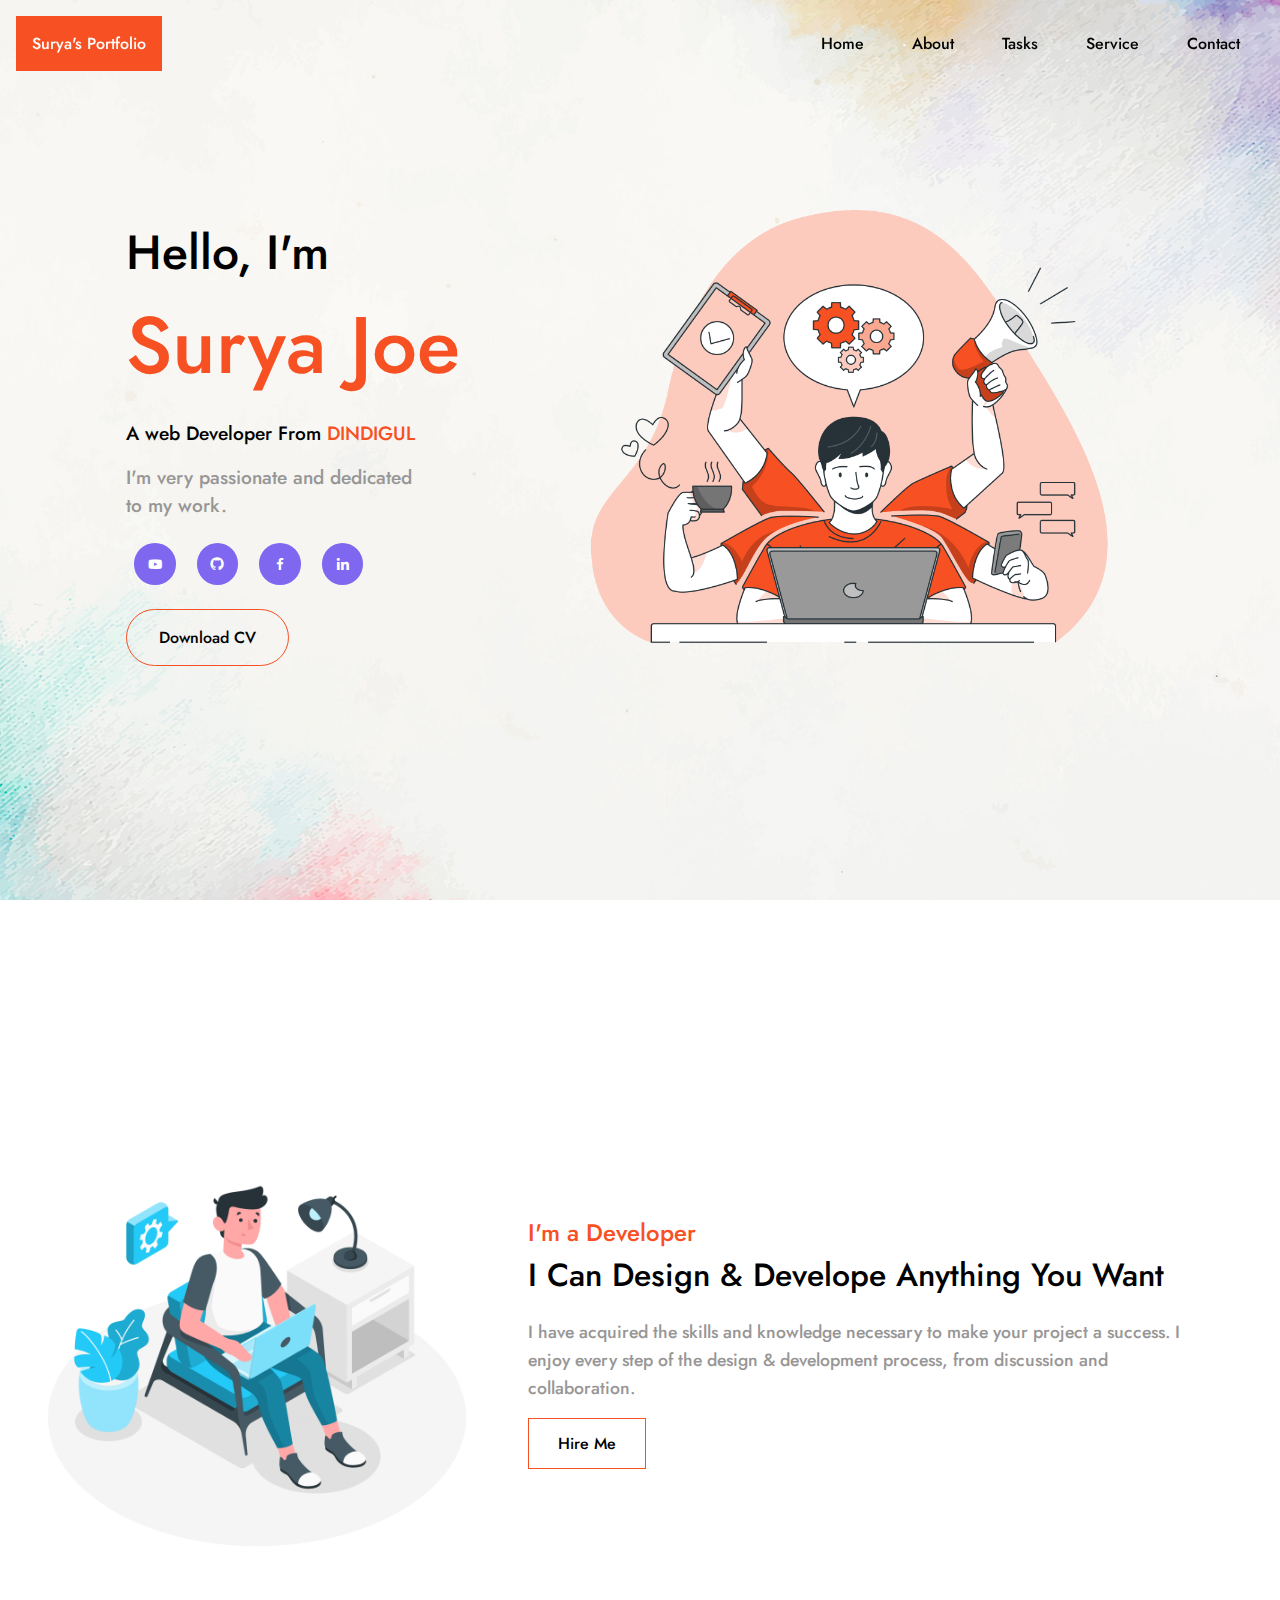
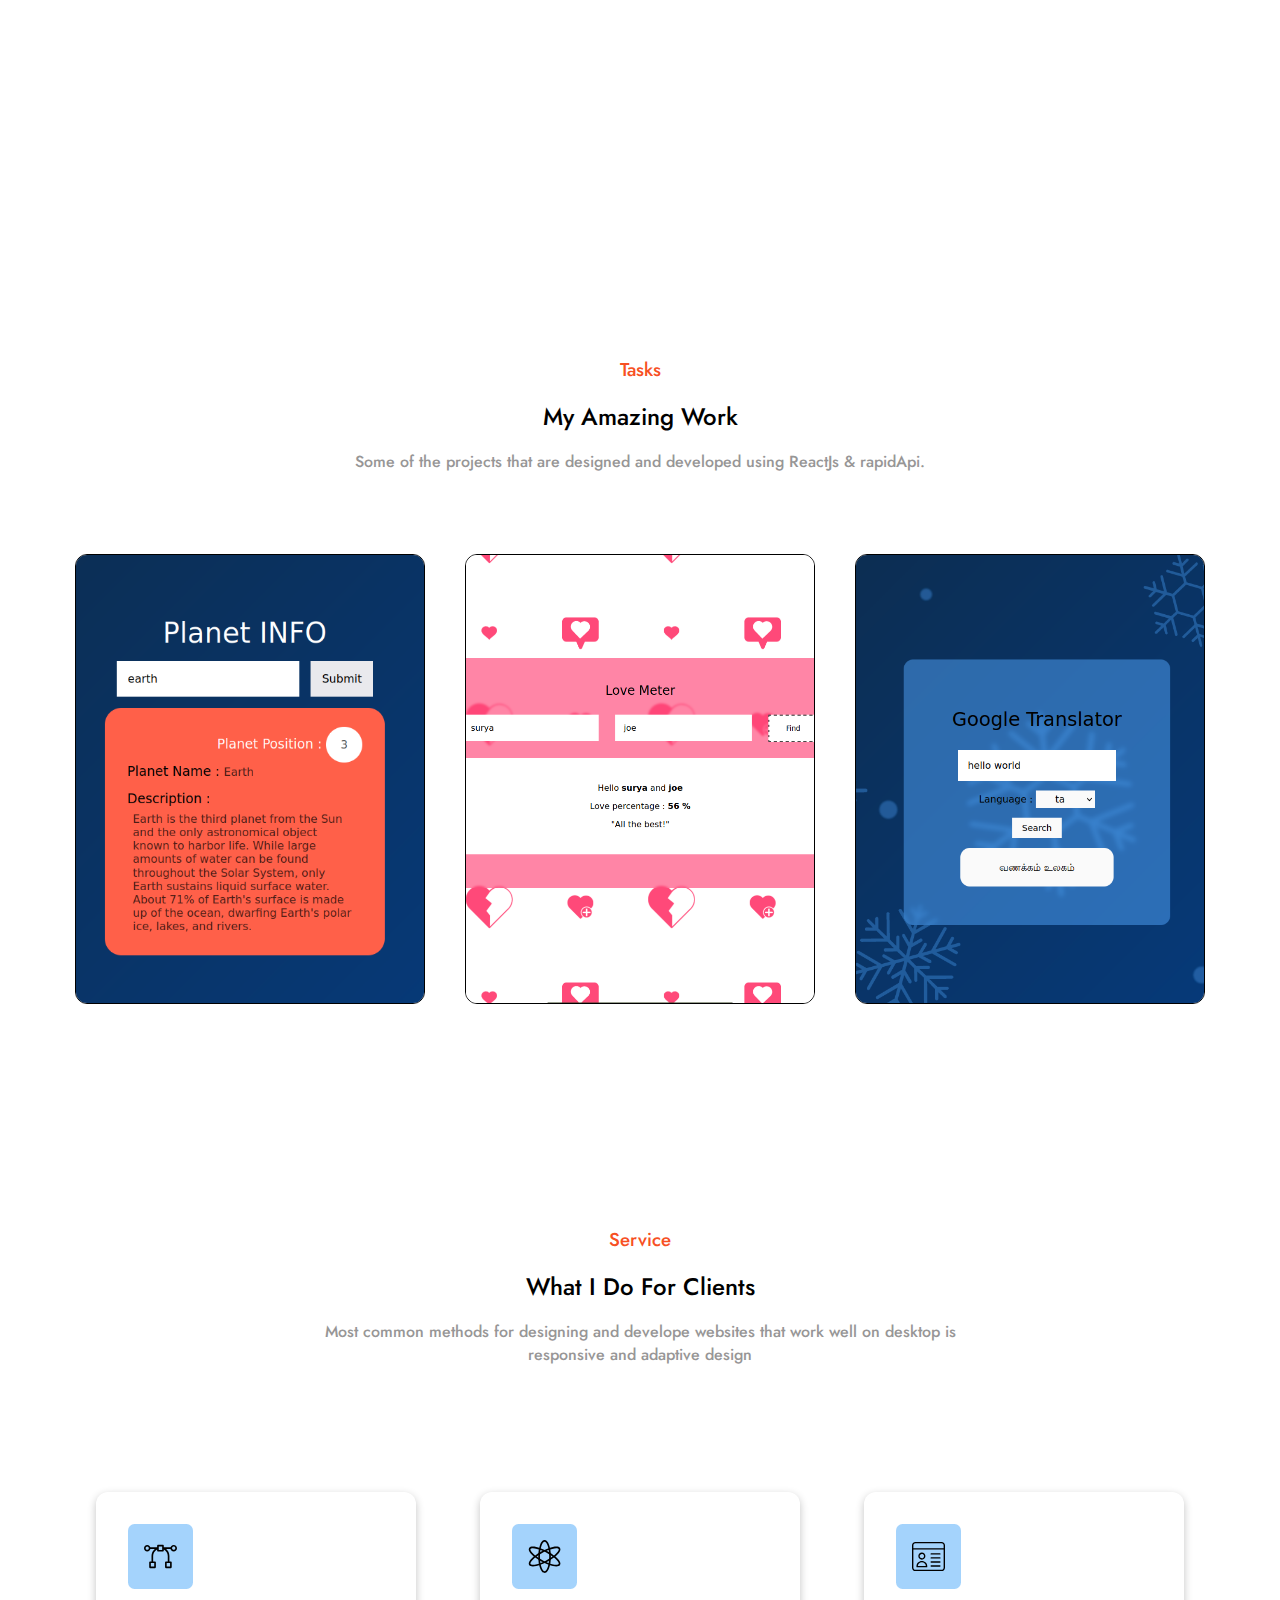
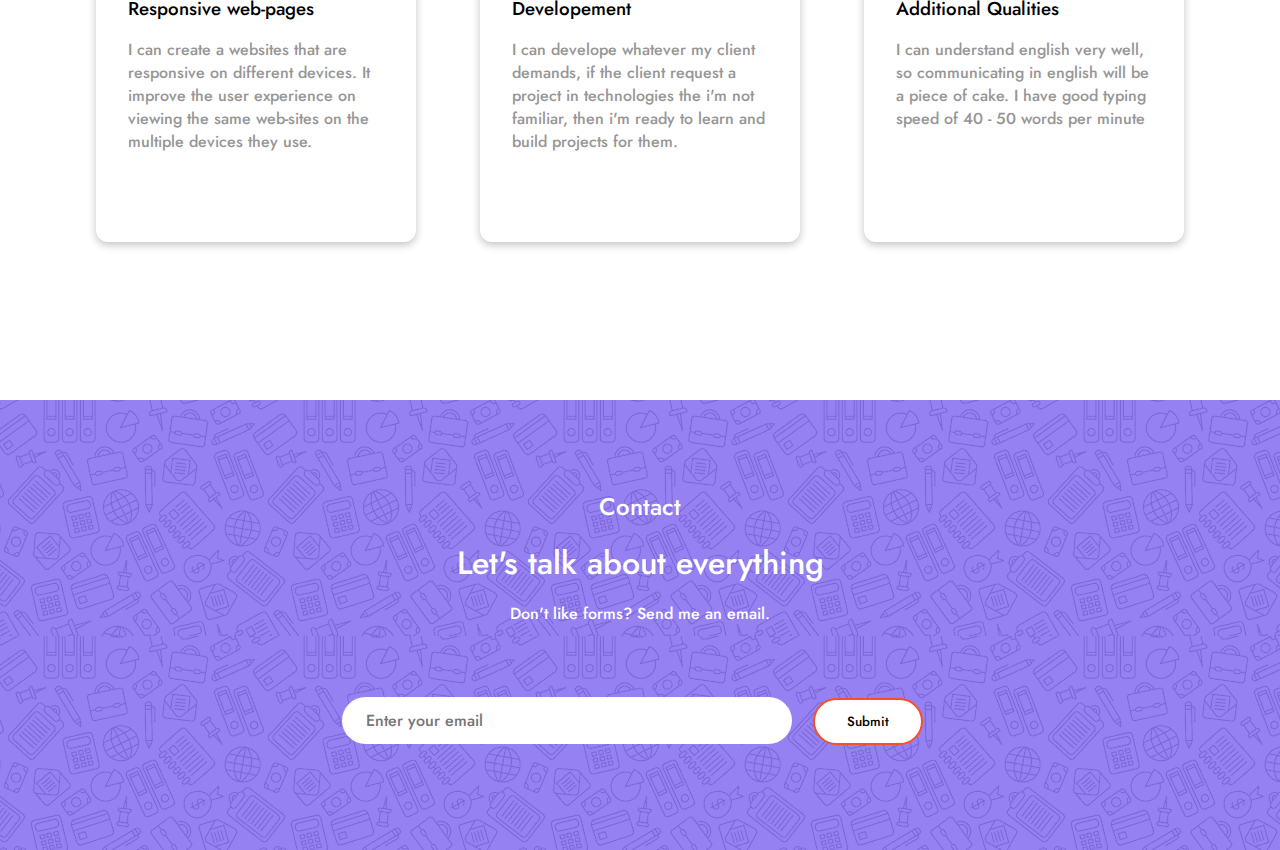
<file: suryaPortfolioCss/index.html>
<!DOCTYPE html>
<html lang="en">
<head>
    <meta charset="UTF-8">
    <meta http-equiv="X-UA-Compatible" content="IE=edge">
    <meta name="viewport" content="width=device-width, initial-scale=1.0">
    <title>Surya's Portfolio</title>
    <!-- Stylesheet  -->
    <link rel="stylesheet" href="./style.css">

    <!-- Box-icons -->
    <link rel="stylesheet" href="https://unpkg.com/boxicons@latest/css/boxicons.min.css">

    <!-- Google font(jost) -->
    <link rel="preconnect" href="https://fonts.googleapis.com">
    <link rel="preconnect" href="https://fonts.gstatic.com" crossorigin>
    <link href="https://fonts.googleapis.com/css2?family=Jost:wght@100;200;300;400;500;600;700;800;900&display=swap" rel="stylesheet">
</head>
<body>
    <header>
        <h2>Surya's Portfolio</h2>
        <div class="bx bx-menu"></div>
        <nav class="navlist">
            <a href="#home">Home</a>
            <a href="#about">About</a>
            <a href="#tasks">Tasks</a>
            <a href="#service">Service</a>
            <a href="#contact">Contact</a>
        </nav>
    </header>

    <section class="home" id="home">
        <div class="home-content">
            <h3>Hello, I'm</h3>
            <h1>Surya Joe</h1>
            <h4>A web Developer From<span> DINDIGUL</span></h4>
            <p>I'm very passionate and dedicated <br> to my work.</p>
            <div class="social-media">
                <a href="https://www.youtube.com/channel/UCclpvLvNJ3ue8D6iCFU0Dsw" target="_blank"> <i class="bx bxl-youtube"></i></a>
                <a href="https://github.com/surya-joe" target="_blank"> <i class="bx bxl-github"></i></a>
                <a href="#"> <i class="bx bxl-facebook"></i></a>
                <a href="#"> <i class="bx bxl-linkedin"></i></a>
            </div>
            <a href="https://drive.google.com/drive/u/1/my-drive" target='_blank' id="cv-btn" class="cv-link">Download CV</a>
        </div>
        <div class="home-pic">
            <img src="./assets/images/home.png" alt="home-pic">
        </div>
    </section>

    <section class="about" id="about">
        <div class="about-pic">
            <img src="./assets/images/about.png" alt="about-pic">
        </div>
        <div class="about-content">
            <h3>I'm a Developer</h3>
			<h2>I Can Design & Develope Anything You Want</h2>
			<p>I have acquired the skills and knowledge necessary to make your project a success. I enjoy every step of the design & development process, from discussion and collaboration.</p>
			<a href="#" class="btn">Hire Me</a>
        </div>
    </section>

    <section class="tasks" id="tasks">
        <div class="tasks-header">
            <h3>Tasks</h3>
            <h2>My Amazing Work</h2>
            <p>Some of the projects that are designed and developed using ReactJs & rapidApi.</p>
        </div>

        <div class="card-wrapper">

            <div class="card">
                <img src="./assets/images/planetInfo.png" alt="">
                <div class="card-content">
                    <div class="content-wrapper">
                        <h3>Planet INFO</h3>
                        <p>This project is completed using ReactJs & RapidApi. Using this application we can get deatails about 8 planets in our milkyway</p>
                    </div>
                </div>
            </div>
            
            <div class="card">
                <img src="./assets/images/love-meter.png" alt="">
                <div class="card-content">
                    <div class="content-wrapper">
                        <h3>Love - Meter</h3>
                        <p>This project is build using ReactJs and love-api form RapidApi. We can get the love(%) of a couple or friends by entering their names and click submit button.</p>
                    </div>
                </div>
            </div>
            <div class="card">
                <img src="./assets/images/googleTranslator.png" alt="">
                <div class="card-content">
                    <div class="content-wrapper">
                        <h3>Google Translator</h3>
                        <p>This project is build using ReactJs and Google translator api form RapidApi. We can convert one language of texts to another language, depends on the language we choose </p>
                    </div>
                </div>
            </div>
            <!-- <div class="card">
                <img src="./assets/images/work4.jpg" alt="">
                <div class="card-content">
                    <div class="content-wrapper">
                        <h3>Web Design3</h3>
                        <h5>Popup</h5>
                    </div>
                </div>
            </div>
            <div class="card">
                <img src="./assets/images/work5.jpg" alt="">
                <div class="card-content">
                    <div class="content-wrapper">
                        <h3>Web Design3</h3>
                        <h5>Popup</h5>
                    </div>
                </div>
            </div>
            <div class="card">
                <img src="./assets/images/work6.jpg" alt="">
                <div class="card-content">
                    <div class="content-wrapper">
                        <h3>Web Design3</h3>
                        <h5>Popup</h5>
                    </div>
                </div>
            </div> -->
           
        </div>
    </section>

    <section class="service" id="service">
        <div class="service-header">
            <h3>Service</h3>
			<h2>What I Do For Clients</h2>
			<p>Most common methods for designing and develope websites that work well on desktop is <br> responsive and adaptive design</p>
        </div>

        <div class="card-wrapper">
            <div class="service-card">
                    <img src="./assets/images/anchor.svg" alt="anchor">
                <div class="service-content">
                    <h3>Responsive web-pages</h3>
                    <p>I can create a websites that are responsive on different devices. It improve the user experience on viewing the same web-sites on the multiple devices they use.</p>
                </div>
            </div>
    
            <div class="service-card">
                <img src="./assets/images/physics.svg" alt="anchor">
                <div class="service-content">
                    <h3>Developement</h3>
                    <p>I can develope whatever my client demands, if the client request a project in technologies the i'm not familiar, then i'm ready to learn and build projects for them.</p>
                </div>
            </div>

            <div class="service-card">
                <img src="./assets/images/contact.svg" alt="anchor">
                <div class="service-content">
                    <h3>Additional Qualities</h3>
                    <p>I can understand english very well, so communicating in english will be a piece of cake. I have good typing speed of 40 - 50 words per minute</p>
                </div>
            </div>
        </div>

    </section>

    <section class="contact" id="contact">
        <div class="contact-header">
            <h2>Contact</h2>
            <h3>Let's talk about everything</h3>
			<p>Don't like forms? Send me an email.</p>
        </div>
        <form action="mailto:ss1626333@gmail.com" method="post">
            <input type="email" placeholder="Enter your email" name="email" required>
            <button type="submit" value="Send">Submit</button>
        </form>
    </section>
    <!-- script  -->
    <script src="./script.js"></script>
</body>
</html>
</file>
<file: suryaPortfolioCss/style.css>
*{
    margin:0;
    padding:0;
    box-sizing: border-box;
    font-family: 'Jost', sans-serif;
    text-decoration: none;
    font-weight: 500;
    scroll-behavior: smooth;
}
:root{
    --bg-color: #fff;
    --text-color: #000;
    --main-color:#f75023;
    --secondary-color: #979696;
    --big-font:5rem;
    --h2-font:3rem;
    --p-font:1.1rem;
}
body{
    color: var(--text-color);
    background: var(--bg-color);
    min-height: 100vh;
}
header{
    position: fixed;
    width:100%;
    top:0;
    left:0;
    z-index: 999;
    display: flex;
    justify-content: space-between;
    align-items: center;
    padding:1rem;
    transition: 0.2s;
}
header.sticky{
    background:var(--bg-color);
    padding:1rem ;
    box-shadow: 0 0 10px rgb(0 0 0 / 10%);
}
header h2{
    font-size: 1rem;
    /* color:rgba(128,103,240,1); */
    padding: 1rem;
    background-color: var(--main-color);
    color:var(--bg-color)
}
header .bx-menu{
    font-size: 2rem;
    z-index: 1000;
    cursor: pointer;
    display: none;
}
header nav{
    display: flex
}
header nav a{
    position: relative;
    margin: auto 1.5rem;
    color:var(--text-color);
}
header nav a::after{
    content: '';
    position:absolute;
    width:0;
    height:2px;
    background: var(--main-color);
    bottom:-3px;
    left:0;
    transition: ease 0.40s;
}
header nav a:hover::after{
    width:100%;
}


section{
    padding:2rem;
}
.home{
    background: url(./assets/images/background.jpg);
    background-size: cover;
    background-position: center;
}
.home,
.about, 
.tasks,
.service,
.contact{
    position: relative;
    min-height: 100vh;
    width:100%;
    display: flex;
    justify-content: space-evenly;
    align-items: center;
}
.home .home-content h3{
    font-size: 3rem;
}
.home .home-content h1{
    color:var(--main-color);
    font-size: var(--big-font);
}
.home .home-content h4{
    font-size: 1.2rem;
    margin:1rem auto;
}
.home .home-content span{
    color:var(--main-color)
}
.home .home-content p{
    font-size: 1.2rem;
    margin:1rem auto;
    color:var(--secondary-color)
}
.home .home-content .social-media a {
    position: relative;
    display: inline-block;
    width:35px;
    height: 35px;
    background:rgba(128,103,240,1);
    padding:1.3rem;
    margin:0.5rem;
    border-radius: 50%;
    transition: 0.2s;
}
.home .home-content .social-media a i{
    font-size: 1rem;
    height:100%;
    display: flex;
    justify-content: center;
    align-items: center;
    color:var(--bg-color)
}
.home .home-content .social-media a:hover{
    background-color: var(--main-color);
    transform: scale(1.1)
}
.home .home-content #cv-btn{
    display: inline-block;
    border: 1px solid var(--main-color);
    color:var(--text-color);
    margin: 1rem auto;
    padding:1rem 2rem;
    border-radius: 2rem;
    transition:0.2s;
}
.home .home-content #cv-btn:hover{
    background: var(--main-color);
    color:var(--bg-color)
}
.home .home-pic img,
.about .about-pic img{
    max-width: 100%;
    width:600px;
    height:auto;
    object-fit: cover;
}

.about .about-pic{
    width:900px
}   
.about .about-content{
    padding:3rem
}
.about-content h3{
    font-size: 1.5rem;
    color:var(--main-color)
}
.about-content h2{
    font-size: 2rem;
	margin: 8px 0px 25px;
	line-height: 1.1;
}
.about-content p{
    font-size: var(--p-font);
    color: var(--secondary-color);
    line-height: 28px;
}
.about-content a{
    display:inline-block;
    margin:1rem auto;
    border:1px solid var(--main-color);
    padding:0.8rem 1.8rem;
    color:var(--text-color)
}
.about-content a:hover{
    background:var(--main-color);
    color:#fff;
    transform: scale(1.1);
    transition:0.3s;
}
.tasks{
    flex-direction: column;
    text-align: center;
    padding-top:7rem;
}
.tasks .tasks-header h3{
    color:var(--main-color)
}
.tasks .tasks-header  h2{
    margin: 1rem;
}
.tasks .tasks-header  p{
    color: var(--secondary-color);
    margin-bottom: 1rem;
}
.tasks .card-wrapper,
.service .card-wrapper{
    display: flex;
    justify-content: center;
    align-items: center;
    flex-wrap: wrap;
}
.tasks .card-wrapper .card{
    position:relative;
    width:350px;
    height:450px;
    margin:20px;
    border-radius: 12px;
    overflow: hidden;
    border:1px solid #000;
}
.tasks .card-wrapper .card img{
    width:100%;
    height:100%;
    object-fit: cover;
}
.tasks .card-wrapper .card .card-content{
    position:absolute;
    top:50%;
    left:50%;
    transform: translate(-50%,-50%);
    
}
.tasks .card-wrapper .card .card-content .content-wrapper{
    position: relative;
    width:350px;
    height:450px;
    display: flex;
    justify-content: center;
    align-items: center;
    flex-direction: column;
    background: #000;
    color:#fff;
    transform: translateY(-550%);
    opacity:0;
    transition: 0.3s;
}
.tasks .card-wrapper .card:hover .card-content .content-wrapper{
    transform: translateY(0%);
    opacity: 1;

}
.tasks .card-wrapper .card:hover .card-content .content-wrapper h3{
    font-size: 1.5rem;
    color:var(--main-color);

}
.tasks .card-wrapper .card:hover .card-content .content-wrapper p{
    text-align: left;
    padding:2rem;
    word-spacing: 4px;
    line-height: 1.5rem;
}
.service{
    flex-direction: column;
    text-align: center;
}
.service .service-header{
    text-align: center;
}
.service .service-header h3{
    color:var(--main-color)
}
.service .service-header h2{
    margin:1rem
}
.service .service-header p{
    color:var(--secondary-color)
}
.service .card-wrapper{
    text-align: left;
}
.service .card-wrapper .service-card{
    width:320px;
    height:350px;
    background: #ffffff;
    box-shadow: rgba(0, 0, 0, 0.24) 0px 3px 8px;
	border-radius: 12px;
	padding: 2rem;
    margin:2rem;
	transition: 0.3s;
	cursor: pointer;
}
.service .card-wrapper .service-card .img-box{
    width:65px;
    height:65px;
}
.service .card-wrapper .service-card  img {
    height: 65px;
    width: 65px;
    padding:1rem;
    object-fit: contain;
    background:rgb(164, 211, 252);
    border-radius: 10%;
}
.service .card-wrapper .service-card:hover{
    transform:scale(1.05)
}
.service .card-wrapper .service-card .service-content p{
    padding-top:1rem;
    color:var(--secondary-color)
}
.contact{
    min-height: 50vh;
    background-color: #8067f0eb;
    background-image: url(./assets/images/contact.png);
    color:#fff;
    flex-direction: column;
    text-align: center;
}

.contact .contact-header h3{
    font-size: 2rem;
    margin:1rem;
}

.contact form input {
    width:450px;
    font-size: 16px;
    padding:12px 24px;
    border-radius: 48px;
    border-style: none;
}

.contact form button{
    border-style: none;
    border:2px solid var(--main-color);
    padding:12px 32px;
    margin: 1rem;
    border-radius: 2rem;
    background: var(--bg-color);
}

.contact form button:hover{
    cursor: pointer;
    color:#fff;
    background:var(--main-color);
    transform: scale(1.1);
    transition: 0.2s;
}

@media(max-width:1020px) {
    
    header .bx-menu{
        display: inline-block;
    }
    .navlist{
        position: absolute;
        top:-600px;
        left:0;
        right:0;
        flex-direction: column;
        padding:16px;
        background-color: var(--main-color);
        text-align: right;
        transition:all 0.3s;

    }
    .navlist a{
        display: block;
        padding:1.2rem;
        margin:1.5rem;
        text-align: center;
        color:var(--bg-color)
    }
    .navlist a:hover{
        background: var(--bg-color);
        color:var(--main-color);
    }
    .navlist a::after{
        display:none 
    }
    .navlist.active{
        top:100%
    }

    .home{
        flex-direction: column;
        padding-top:12rem;
        text-align: center;
    }
    .about{
        flex-direction: column;
        text-align: center;
    }
    .about .about-content{
        text-align: left;
    }
    .about .about-pic{
        width:auto
    } 
}
@media(max-width:500px){
    .home .home-content h3{
        font-size: 2rem;
    }
    .home .home-content h1{
        font-size: 3rem;
    }
    .home .home-content #cv-btn{
        font-size: 0.9rem;
        padding: 0.8rem 1.2rem;
        /* color:#fff; */
    }
    .about{
        padding-top:3rem;
    }
    .about .about-content{
        padding:1rem;
    }
    .tasks .card-wrapper .card{
        width:300px;
    }
    .service{
        padding-top:7rem
    }
    .service .card-wrapper .service-card{
        width:300px;
    }
    .contact form input{
        width:300px;
    }
}
</file>
